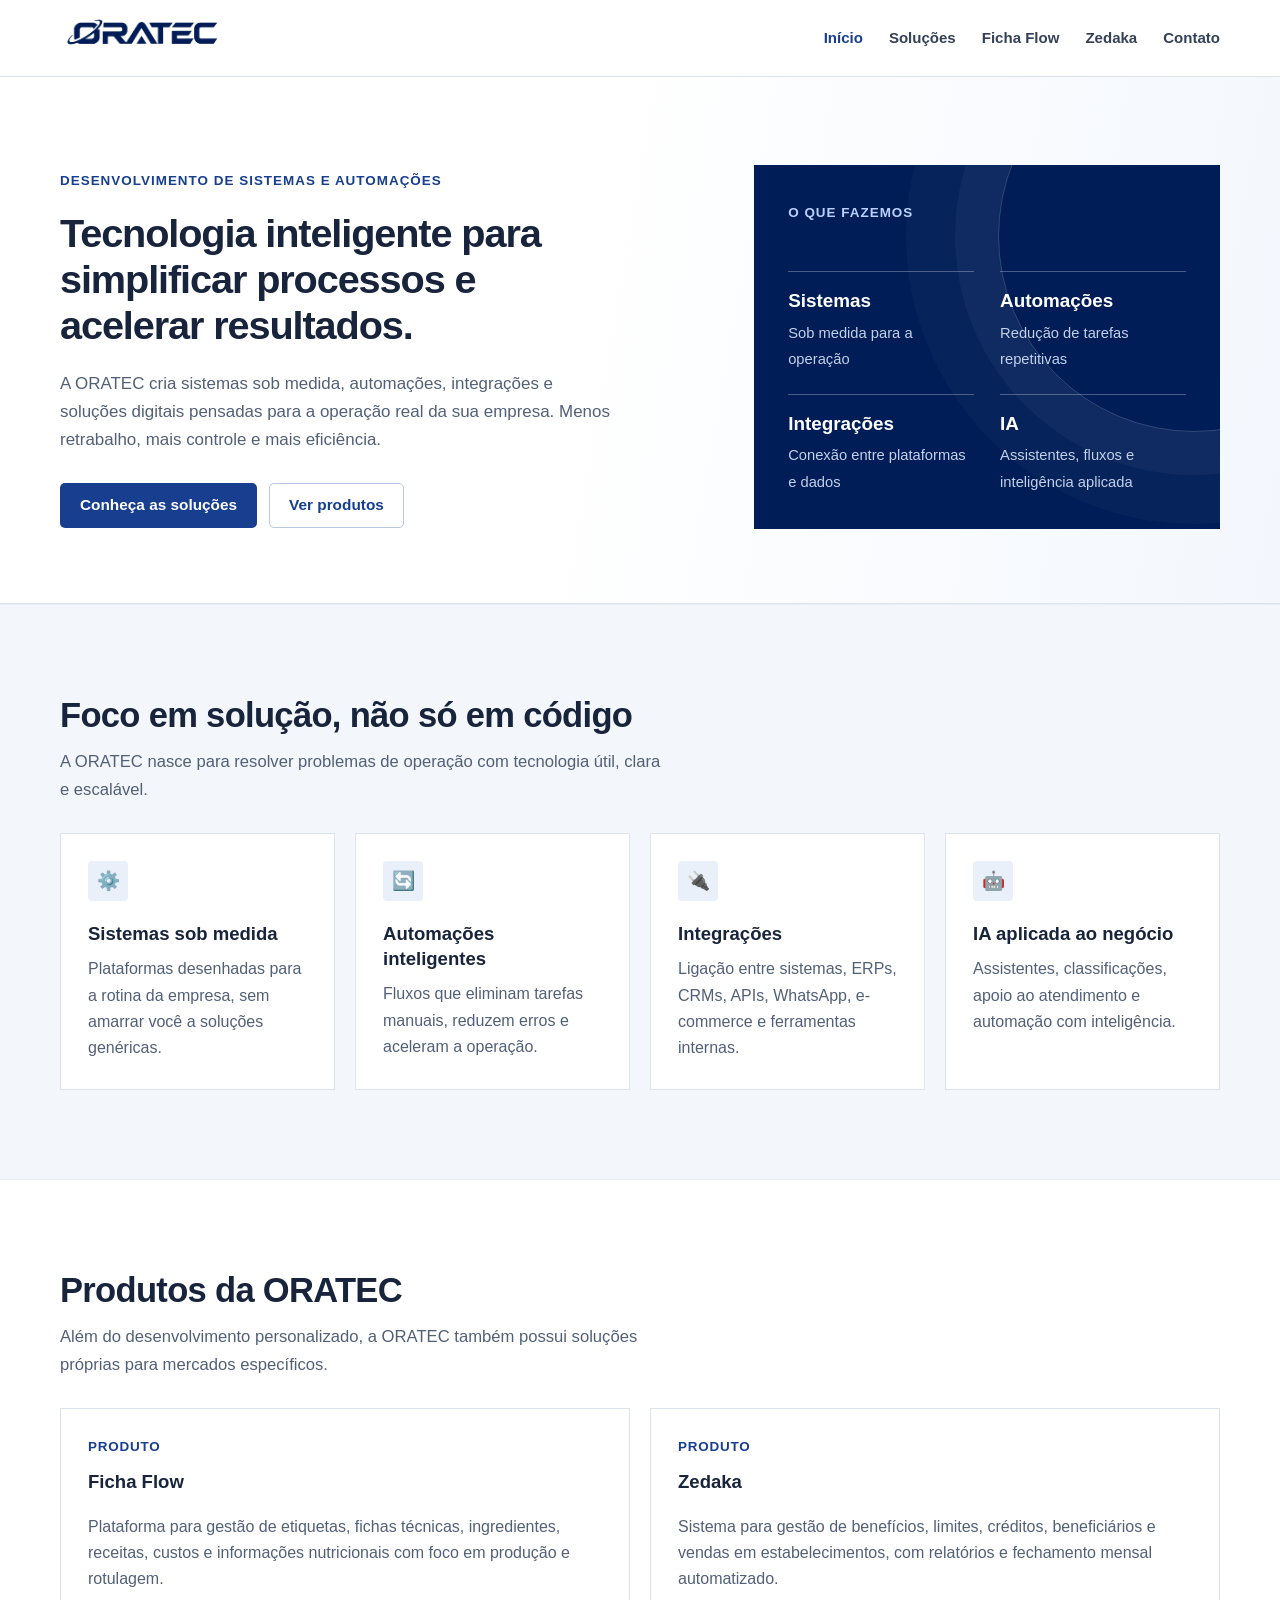
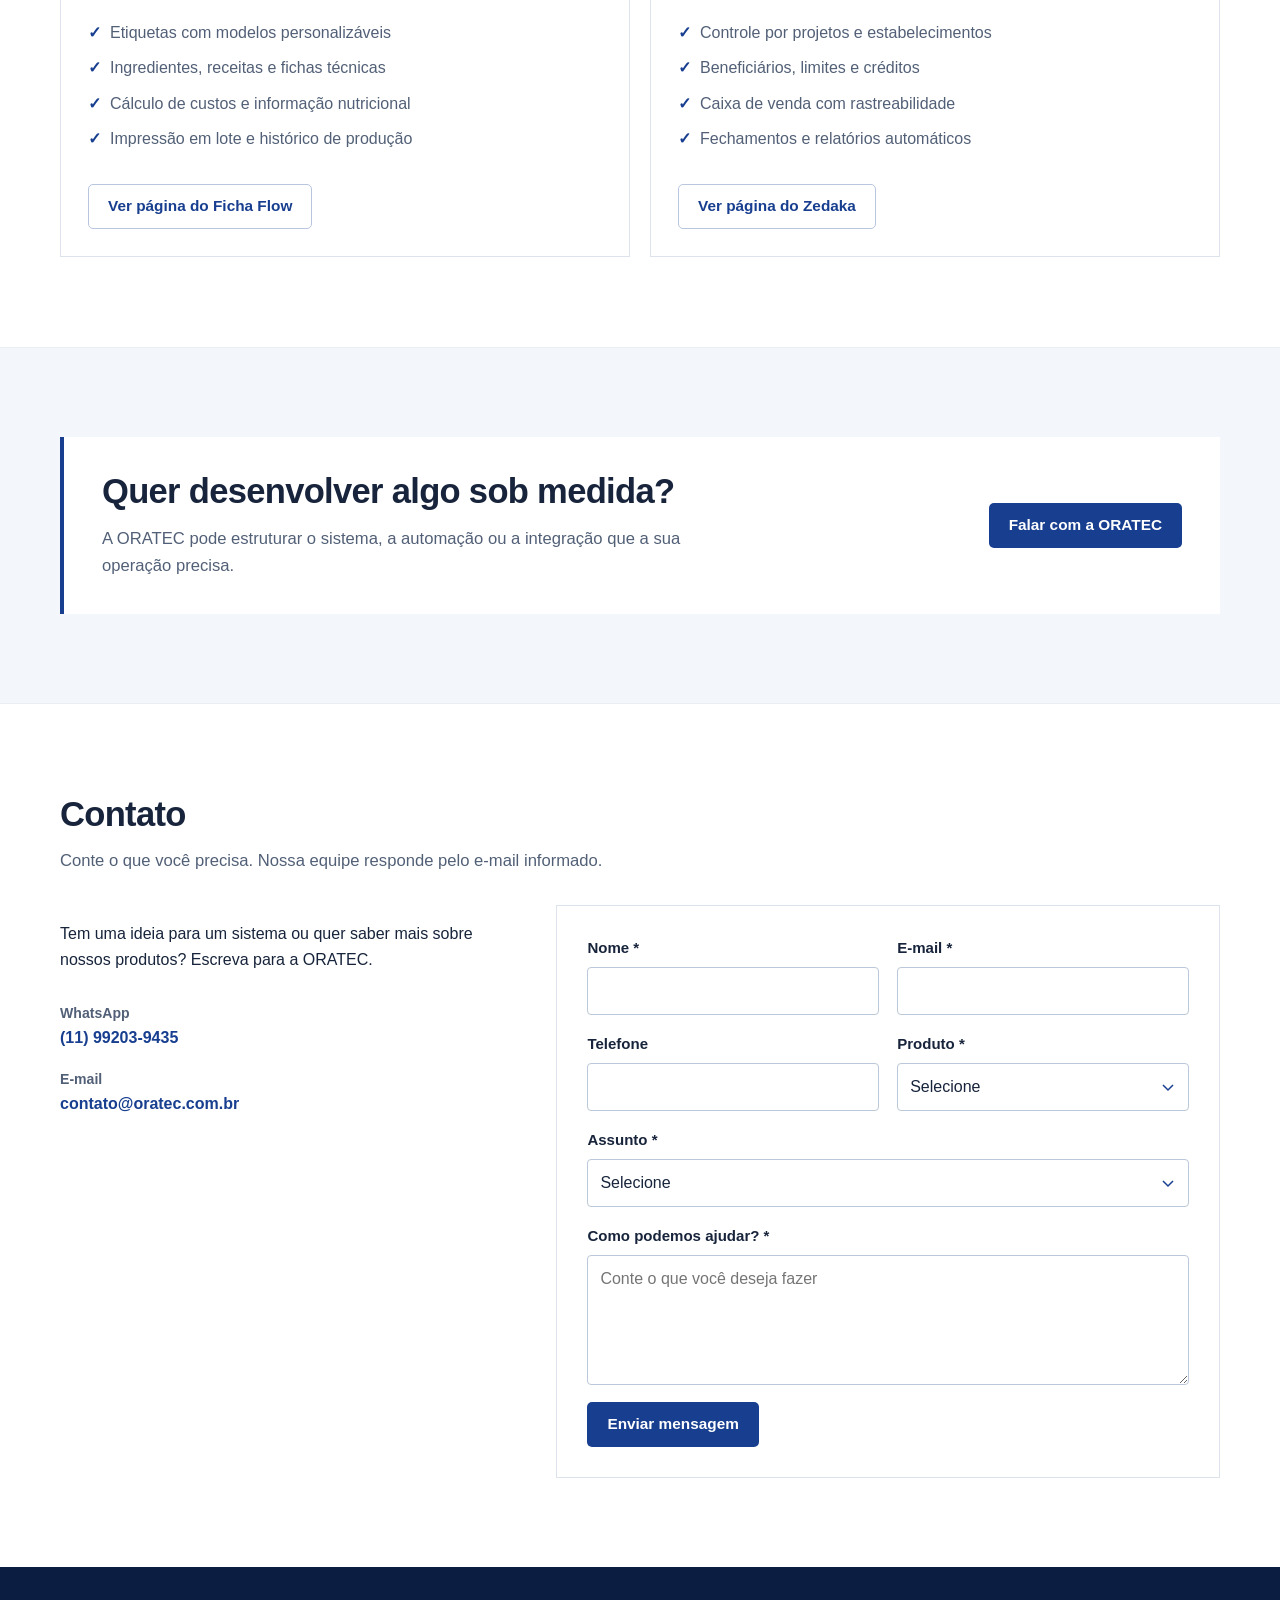
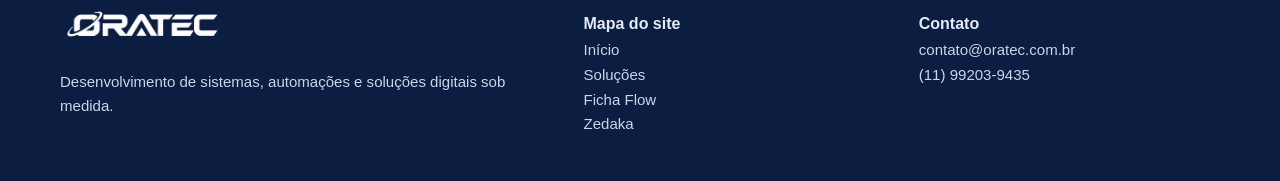
<file: index.html>
<!DOCTYPE html>
<html lang="pt-BR">
<head>
  <meta charset="UTF-8">
  <meta name="viewport" content="width=device-width, initial-scale=1.0">
  <title>ORATEC | Sistemas, automações e tecnologia sob medida</title>
  <meta name="description" content="A ORATEC desenvolve sistemas sob medida, automações, integrações e soluções inteligentes para empresas.">
  <link rel="icon" href="/favicon.ico">
  <link rel="stylesheet" href="/assets/css/styles.css">
</head>
<body>
  <header class="site-header">
    <div class="container nav">
      <a href="/" aria-label="ORATEC"><img src="/assets/img/logos/oratec-horizontal-azul.png" alt="ORATEC"></a>
      <button class="mobile-toggle" type="button" aria-label="Abrir menu" aria-expanded="false" aria-controls="main-menu">Menu</button>
      <nav class="menu" id="main-menu">
        <a class="active" href="/">Início</a>
        <a href="/solucoes.html">Soluções</a>
        <a href="/produtos/ficha-flow.html">Ficha Flow</a>
        <a href="/produtos/zedaka.html">Zedaka</a>
        <a href="#contato">Contato</a>
      </nav>
    </div>
  </header>

  <main>
    <section class="hero">
      <div class="container hero-grid">
        <div>
          <span class="eyebrow">Desenvolvimento de sistemas e automações</span>
          <h1>Tecnologia inteligente para simplificar processos e acelerar resultados.</h1>
          <p>A ORATEC cria sistemas sob medida, automações, integrações e soluções digitais pensadas para a operação real da sua empresa. Menos retrabalho, mais controle e mais eficiência.</p>
          <div class="hero-actions">
            <a class="btn btn-primary" href="/solucoes.html">Conheça as soluções</a>
            <a class="btn btn-outline" href="#produtos">Ver produtos</a>
          </div>
        </div>
        <aside class="hero-card">
          <span class="eyebrow">O que fazemos</span>
          <div class="metrics">
            <div class="metric"><strong>Sistemas</strong><span>Sob medida para a operação</span></div>
            <div class="metric"><strong>Automações</strong><span>Redução de tarefas repetitivas</span></div>
            <div class="metric"><strong>Integrações</strong><span>Conexão entre plataformas e dados</span></div>
            <div class="metric"><strong>IA</strong><span>Assistentes, fluxos e inteligência aplicada</span></div>
          </div>
        </aside>
      </div>
    </section>

    <section class="section band">
      <div class="container">
        <div class="section-head">
          <div>
            <h2>Foco em solução, não só em código</h2>
            <p class="lead">A ORATEC nasce para resolver problemas de operação com tecnologia útil, clara e escalável.</p>
          </div>
        </div>
        <div class="grid-4">
          <article class="card">
            <div class="icon">⚙️</div>
            <h3>Sistemas sob medida</h3>
            <p>Plataformas desenhadas para a rotina da empresa, sem amarrar você a soluções genéricas.</p>
          </article>
          <article class="card">
            <div class="icon">🔄</div>
            <h3>Automações inteligentes</h3>
            <p>Fluxos que eliminam tarefas manuais, reduzem erros e aceleram a operação.</p>
          </article>
          <article class="card">
            <div class="icon">🔌</div>
            <h3>Integrações</h3>
            <p>Ligação entre sistemas, ERPs, CRMs, APIs, WhatsApp, e-commerce e ferramentas internas.</p>
          </article>
          <article class="card">
            <div class="icon">🤖</div>
            <h3>IA aplicada ao negócio</h3>
            <p>Assistentes, classificações, apoio ao atendimento e automação com inteligência.</p>
          </article>
        </div>
      </div>
    </section>

    <section class="section" id="produtos">
      <div class="container">
        <div class="section-head">
          <div>
            <h2>Produtos da ORATEC</h2>
            <p class="lead">Além do desenvolvimento personalizado, a ORATEC também possui soluções próprias para mercados específicos.</p>
          </div>
        </div>
        <div class="grid-2">
          <article class="card product-card">
            <span class="tag">Produto</span>
            <h3>Ficha Flow</h3>
            <p>Plataforma para gestão de etiquetas, fichas técnicas, ingredientes, receitas, custos e informações nutricionais com foco em produção e rotulagem.</p>
            <ul class="list">
              <li>Etiquetas com modelos personalizáveis</li>
              <li>Ingredientes, receitas e fichas técnicas</li>
              <li>Cálculo de custos e informação nutricional</li>
              <li>Impressão em lote e histórico de produção</li>
            </ul>
            <a class="btn btn-outline" href="/produtos/ficha-flow.html">Ver página do Ficha Flow</a>
          </article>
          <article class="card product-card">
            <span class="tag">Produto</span>
            <h3>Zedaka</h3>
            <p>Sistema para gestão de benefícios, limites, créditos, beneficiários e vendas em estabelecimentos, com relatórios e fechamento mensal automatizado.</p>
            <ul class="list">
              <li>Controle por projetos e estabelecimentos</li>
              <li>Beneficiários, limites e créditos</li>
              <li>Caixa de venda com rastreabilidade</li>
              <li>Fechamentos e relatórios automáticos</li>
            </ul>
            <a class="btn btn-outline" href="/produtos/zedaka.html">Ver página do Zedaka</a>
          </article>
        </div>
      </div>
    </section>

    <section class="section band">
      <div class="container">
        <div class="cta-panel">
          <div>
            <h2>Quer desenvolver algo sob medida?</h2>
            <p class="lead">A ORATEC pode estruturar o sistema, a automação ou a integração que a sua operação precisa.</p>
          </div>
          <a class="btn btn-primary" href="#contato">Falar com a ORATEC</a>
        </div>
      </div>
    </section>

    <section class="section" id="contato">
      <div class="container">
        <div class="section-head">
          <div>
            <h2>Contato</h2>
            <p class="lead">Conte o que você precisa. Nossa equipe responde pelo e-mail informado.</p>
          </div>
        </div>
        <div class="contact-layout">
          <div>
            <p>Tem uma ideia para um sistema ou quer saber mais sobre nossos produtos? Escreva para a ORATEC.</p>
            <div class="contact-links">
              <div><strong>WhatsApp</strong><a href="https://wa.me/5511992039435" target="_blank" rel="noopener noreferrer">(11) 99203-9435</a></div>
              <div><strong>E-mail</strong><a href="mailto:contato@oratec.com.br">contato@oratec.com.br</a></div>
            </div>
          </div>
          <form class="contact-form" id="contact-form" action="/api/contact" method="post">
            <div class="field"><label for="contact-name">Nome *</label><input id="contact-name" name="name" autocomplete="name" maxlength="100" required></div>
            <div class="field"><label for="contact-email">E-mail *</label><input id="contact-email" name="email" type="email" autocomplete="email" maxlength="254" required></div>
            <div class="field"><label for="contact-phone">Telefone</label><input id="contact-phone" name="phone" type="tel" autocomplete="tel" maxlength="30"></div>
            <div class="field"><label for="contact-product">Produto *</label><select id="contact-product" name="product" required><option value="" selected disabled>Selecione</option><option>Zedaka</option><option>Ficha Flow</option><option>Outro</option></select></div>
            <div class="field full"><label for="contact-topic">Assunto *</label><select id="contact-topic" name="topic" required><option value="" selected disabled>Selecione</option><option>Comercial</option><option>Financeiro</option><option>Dúvidas</option><option>Sugestões/Críticas</option></select></div>
            <div class="field full"><label for="contact-message">Como podemos ajudar? *</label><textarea id="contact-message" name="message" minlength="10" maxlength="5000" placeholder="Conte o que você deseja fazer" required></textarea></div>
            <div class="honeypot" aria-hidden="true"><label for="contact-website">Deixe em branco</label><input id="contact-website" name="website" tabindex="-1" autocomplete="off"></div>
            <div class="form-actions"><button class="btn btn-primary" type="submit">Enviar mensagem</button><p class="form-status" id="form-status" role="status" aria-live="polite"></p></div>
          </form>
        </div>
      </div>
    </section>
  </main>

  <footer class="footer">
    <div class="container footer-grid">
      <div>
        <span class="footer-brand"><img src="/assets/img/logos/oratec-horizontal-branco.png" alt="ORATEC"></span>
        <p class="small">Desenvolvimento de sistemas, automações e soluções digitais sob medida.</p>
      </div>
      <div>
        <strong>Mapa do site</strong>
        <div class="small"><a href="/">Início</a><br><a href="/solucoes.html">Soluções</a><br><a href="/produtos/ficha-flow.html">Ficha Flow</a><br><a href="/produtos/zedaka.html">Zedaka</a></div>
      </div>
      <div>
        <strong>Contato</strong>
        <div class="small"><a href="mailto:contato@oratec.com.br">contato@oratec.com.br</a><br><a href="https://wa.me/5511992039435" target="_blank" rel="noopener noreferrer">(11) 99203-9435</a></div>
      </div>
    </div>
  </footer>
  <script src="/assets/js/app.js"></script>
</body>
</html>
</file>
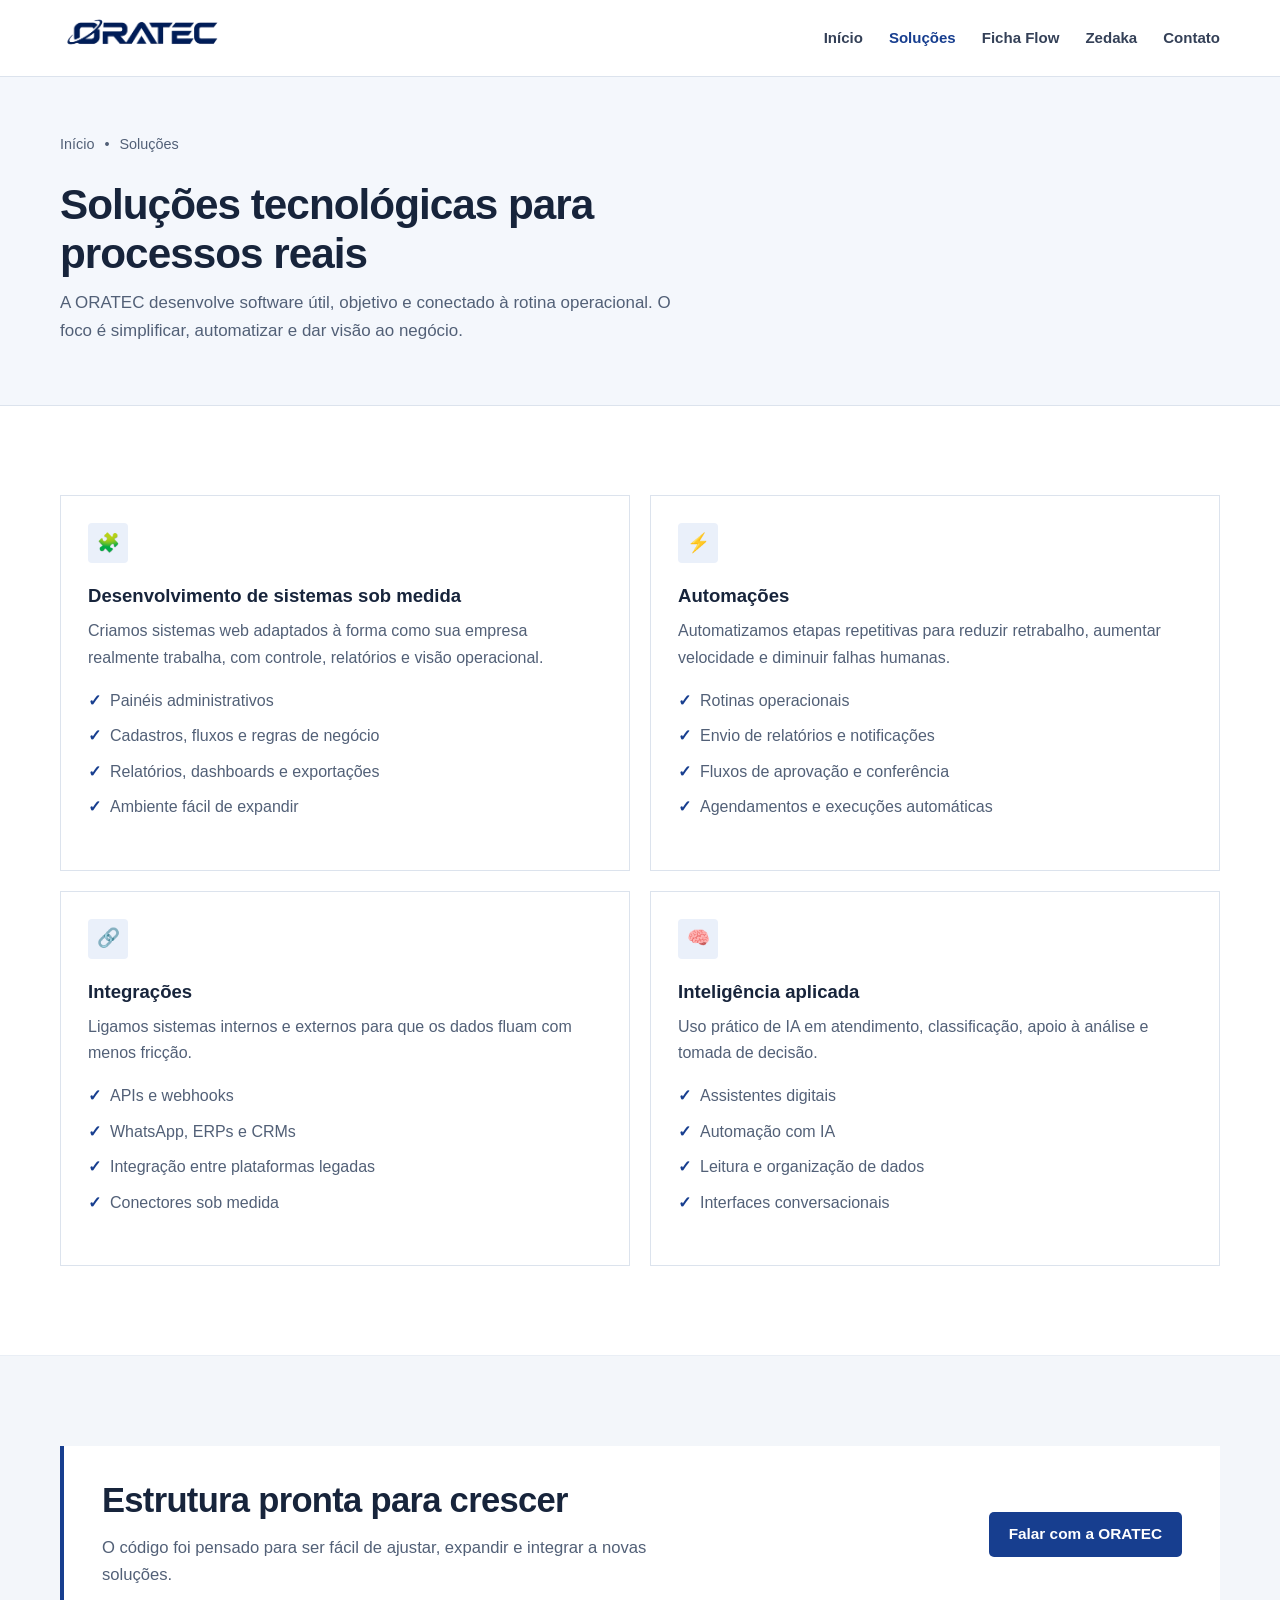
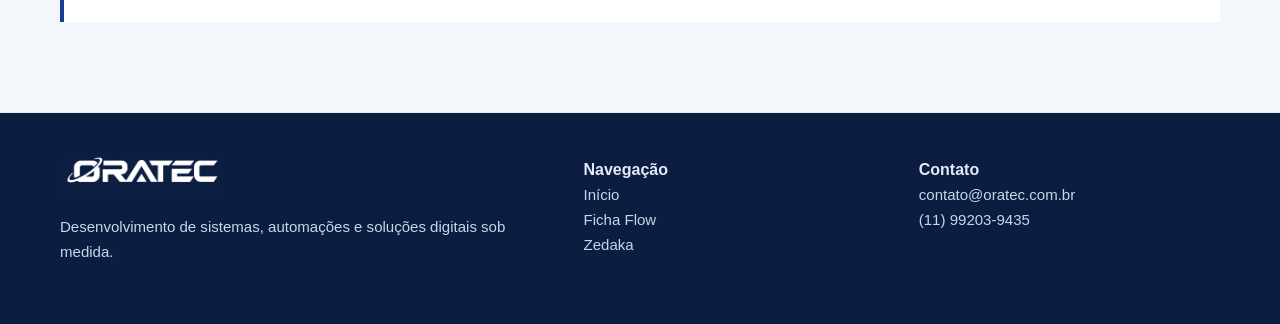
<file: solucoes.html>
<!DOCTYPE html>
<html lang="pt-BR">
<head>
  <meta charset="UTF-8"><meta name="viewport" content="width=device-width, initial-scale=1.0">
  <title>Soluções | ORATEC</title>
  <meta name="description" content="Conheça as soluções da ORATEC em desenvolvimento de sistemas, automações, integrações e inteligência aplicada.">
  <link rel="icon" href="/favicon.ico"><link rel="stylesheet" href="/assets/css/styles.css">
</head>
<body>
<header class="site-header"><div class="container nav"><a href="/"><img src="/assets/img/logos/oratec-horizontal-azul.png" alt="ORATEC"></a><button class="mobile-toggle" type="button" aria-label="Abrir menu" aria-expanded="false" aria-controls="main-menu">Menu</button><nav class="menu" id="main-menu"><a href="/">Início</a><a class="active" href="/solucoes.html">Soluções</a><a href="/produtos/ficha-flow.html">Ficha Flow</a><a href="/produtos/zedaka.html">Zedaka</a><a href="/#contato">Contato</a></nav></div></header>
<main>
<section class="page-hero"><div class="container"><div class="breadcrumb"><a href="/">Início</a><span>•</span><span>Soluções</span></div><h1>Soluções tecnológicas para processos reais</h1><p>A ORATEC desenvolve software útil, objetivo e conectado à rotina operacional. O foco é simplificar, automatizar e dar visão ao negócio.</p></div></section>
<section class="section"><div class="container"><div class="grid-2">
<article class="card"><div class="icon">🧩</div><h3>Desenvolvimento de sistemas sob medida</h3><p>Criamos sistemas web adaptados à forma como sua empresa realmente trabalha, com controle, relatórios e visão operacional.</p><ul class="list"><li>Painéis administrativos</li><li>Cadastros, fluxos e regras de negócio</li><li>Relatórios, dashboards e exportações</li><li>Ambiente fácil de expandir</li></ul></article>
<article class="card"><div class="icon">⚡</div><h3>Automações</h3><p>Automatizamos etapas repetitivas para reduzir retrabalho, aumentar velocidade e diminuir falhas humanas.</p><ul class="list"><li>Rotinas operacionais</li><li>Envio de relatórios e notificações</li><li>Fluxos de aprovação e conferência</li><li>Agendamentos e execuções automáticas</li></ul></article>
<article class="card"><div class="icon">🔗</div><h3>Integrações</h3><p>Ligamos sistemas internos e externos para que os dados fluam com menos fricção.</p><ul class="list"><li>APIs e webhooks</li><li>WhatsApp, ERPs e CRMs</li><li>Integração entre plataformas legadas</li><li>Conectores sob medida</li></ul></article>
<article class="card"><div class="icon">🧠</div><h3>Inteligência aplicada</h3><p>Uso prático de IA em atendimento, classificação, apoio à análise e tomada de decisão.</p><ul class="list"><li>Assistentes digitais</li><li>Automação com IA</li><li>Leitura e organização de dados</li><li>Interfaces conversacionais</li></ul></article>
</div></div></section>
<section class="section band"><div class="container"><div class="cta-panel"><div><h2>Estrutura pronta para crescer</h2><p class="lead">O código foi pensado para ser fácil de ajustar, expandir e integrar a novas soluções.</p></div><a class="btn btn-primary" href="/#contato">Falar com a ORATEC</a></div></div></section>
</main>
<footer class="footer"><div class="container footer-grid"><div><span class="footer-brand"><img src="/assets/img/logos/oratec-horizontal-branco.png" alt="ORATEC"></span><p class="small">Desenvolvimento de sistemas, automações e soluções digitais sob medida.</p></div><div><strong>Navegação</strong><div class="small"><a href="/">Início</a><br><a href="/produtos/ficha-flow.html">Ficha Flow</a><br><a href="/produtos/zedaka.html">Zedaka</a></div></div><div><strong>Contato</strong><div class="small"><a href="mailto:contato@oratec.com.br">contato@oratec.com.br</a><br><a href="https://wa.me/5511992039435" target="_blank" rel="noopener noreferrer">(11) 99203-9435</a></div></div></div></footer>
<script src="/assets/js/app.js"></script></body></html>
</file>
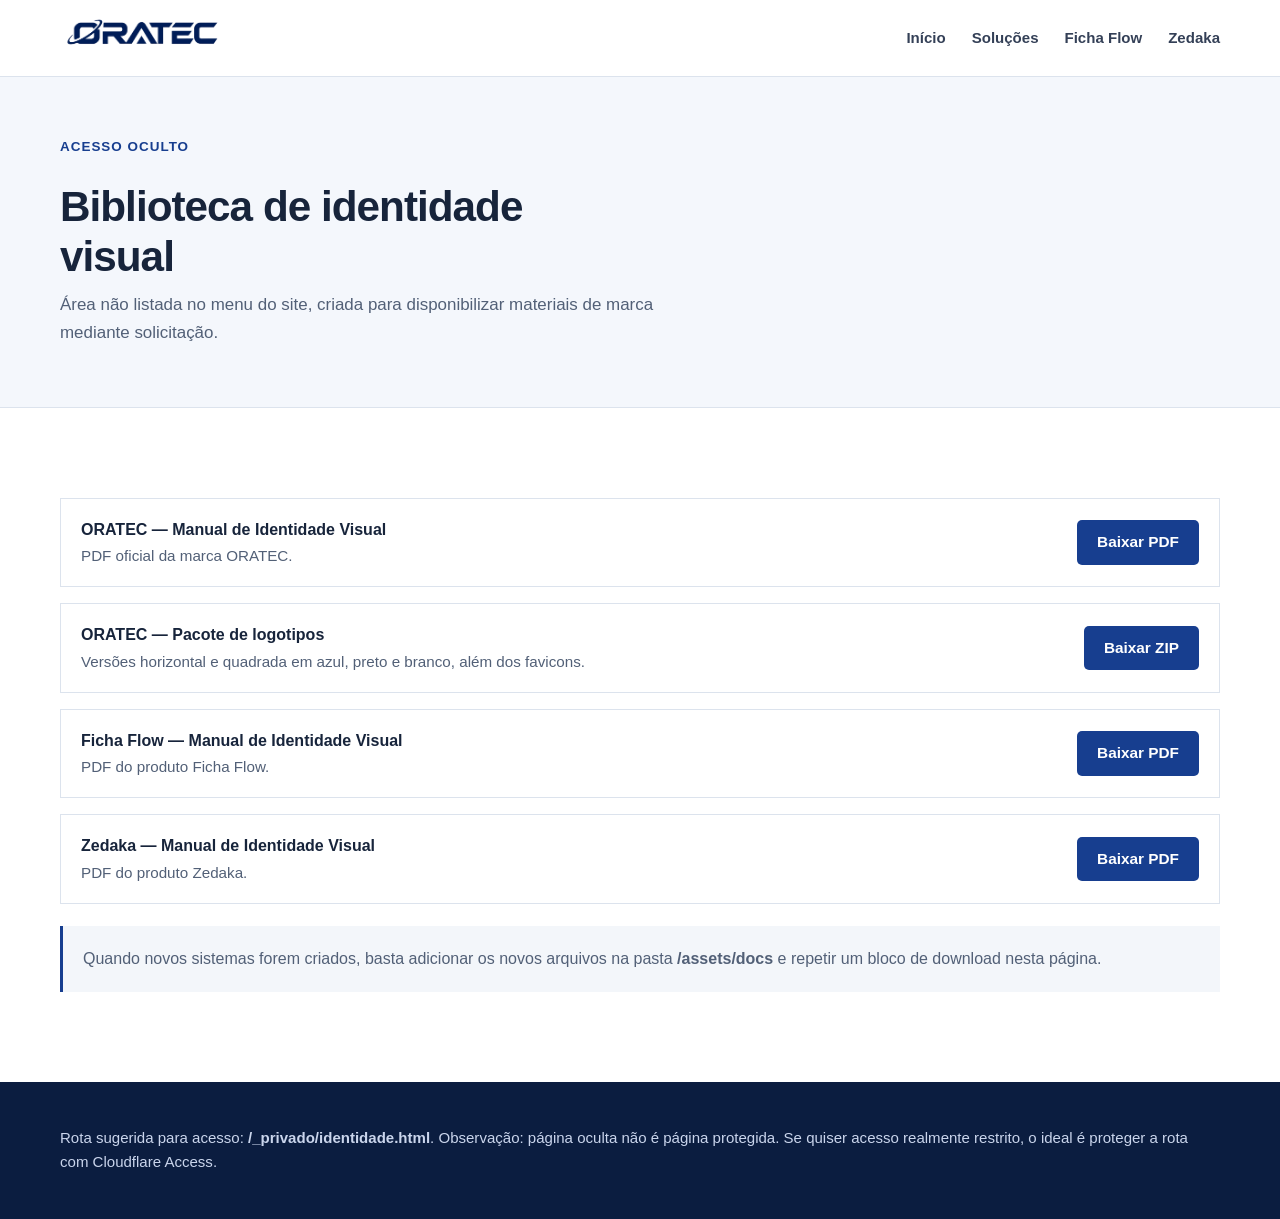
<file: _privado/identidade.html>
<!DOCTYPE html>
<html lang="pt-BR">
<head><meta charset="UTF-8"><meta name="viewport" content="width=device-width, initial-scale=1.0"><title>Biblioteca de Identidade | ORATEC</title><meta name="robots" content="noindex,nofollow"><meta name="description" content="Biblioteca privada de materiais de identidade visual da ORATEC."><link rel="icon" href="/favicon.ico"><link rel="stylesheet" href="/assets/css/styles.css"></head>
<body>
<header class="site-header"><div class="container nav"><a href="/"><img src="/assets/img/logos/oratec-horizontal-azul.png" alt="ORATEC"></a><button class="mobile-toggle" type="button" aria-label="Abrir menu" aria-expanded="false" aria-controls="main-menu">Menu</button><nav class="menu" id="main-menu"><a href="/">Início</a><a href="/solucoes.html">Soluções</a><a href="/produtos/ficha-flow.html">Ficha Flow</a><a href="/produtos/zedaka.html">Zedaka</a></nav></div></header>
<main>
<section class="page-hero"><div class="container"><span class="eyebrow">Acesso oculto</span><h1>Biblioteca de identidade visual</h1><p>Área não listada no menu do site, criada para disponibilizar materiais de marca mediante solicitação.</p></div></section>
<section class="section"><div class="container"><div class="download-list">
<div class="download-item"><div><strong>ORATEC — Manual de Identidade Visual</strong><span>PDF oficial da marca ORATEC.</span></div><a class="btn btn-primary" href="/assets/docs/Manual_Identidade_Visual_ORATEC.pdf" download>Baixar PDF</a></div>
<div class="download-item"><div><strong>ORATEC — Pacote de logotipos</strong><span>Versões horizontal e quadrada em azul, preto e branco, além dos favicons.</span></div><a class="btn btn-primary" href="/assets/docs/ORATEC_Logotipos_Pack.zip" download>Baixar ZIP</a></div>
<div class="download-item"><div><strong>Ficha Flow — Manual de Identidade Visual</strong><span>PDF do produto Ficha Flow.</span></div><a class="btn btn-primary" href="/assets/docs/Manual_Identidade_Visual_Ficha_Flow_ORATEC.pdf" download>Baixar PDF</a></div>
<div class="download-item"><div><strong>Zedaka — Manual de Identidade Visual</strong><span>PDF do produto Zedaka.</span></div><a class="btn btn-primary" href="/assets/docs/Manual_Identidade_Visual_Zedaka_ORATEC.pdf" download>Baixar PDF</a></div>
</div>
<div class="callout" style="margin-top:22px;">Quando novos sistemas forem criados, basta adicionar os novos arquivos na pasta <strong>/assets/docs</strong> e repetir um bloco de download nesta página.</div>
</div></section>
</main>
<footer class="footer"><div class="container"><div class="small">Rota sugerida para acesso: <strong>/_privado/identidade.html</strong>. Observação: página oculta não é página protegida. Se quiser acesso realmente restrito, o ideal é proteger a rota com Cloudflare Access.</div></div></footer>
<script src="/assets/js/app.js"></script></body></html>
</file>
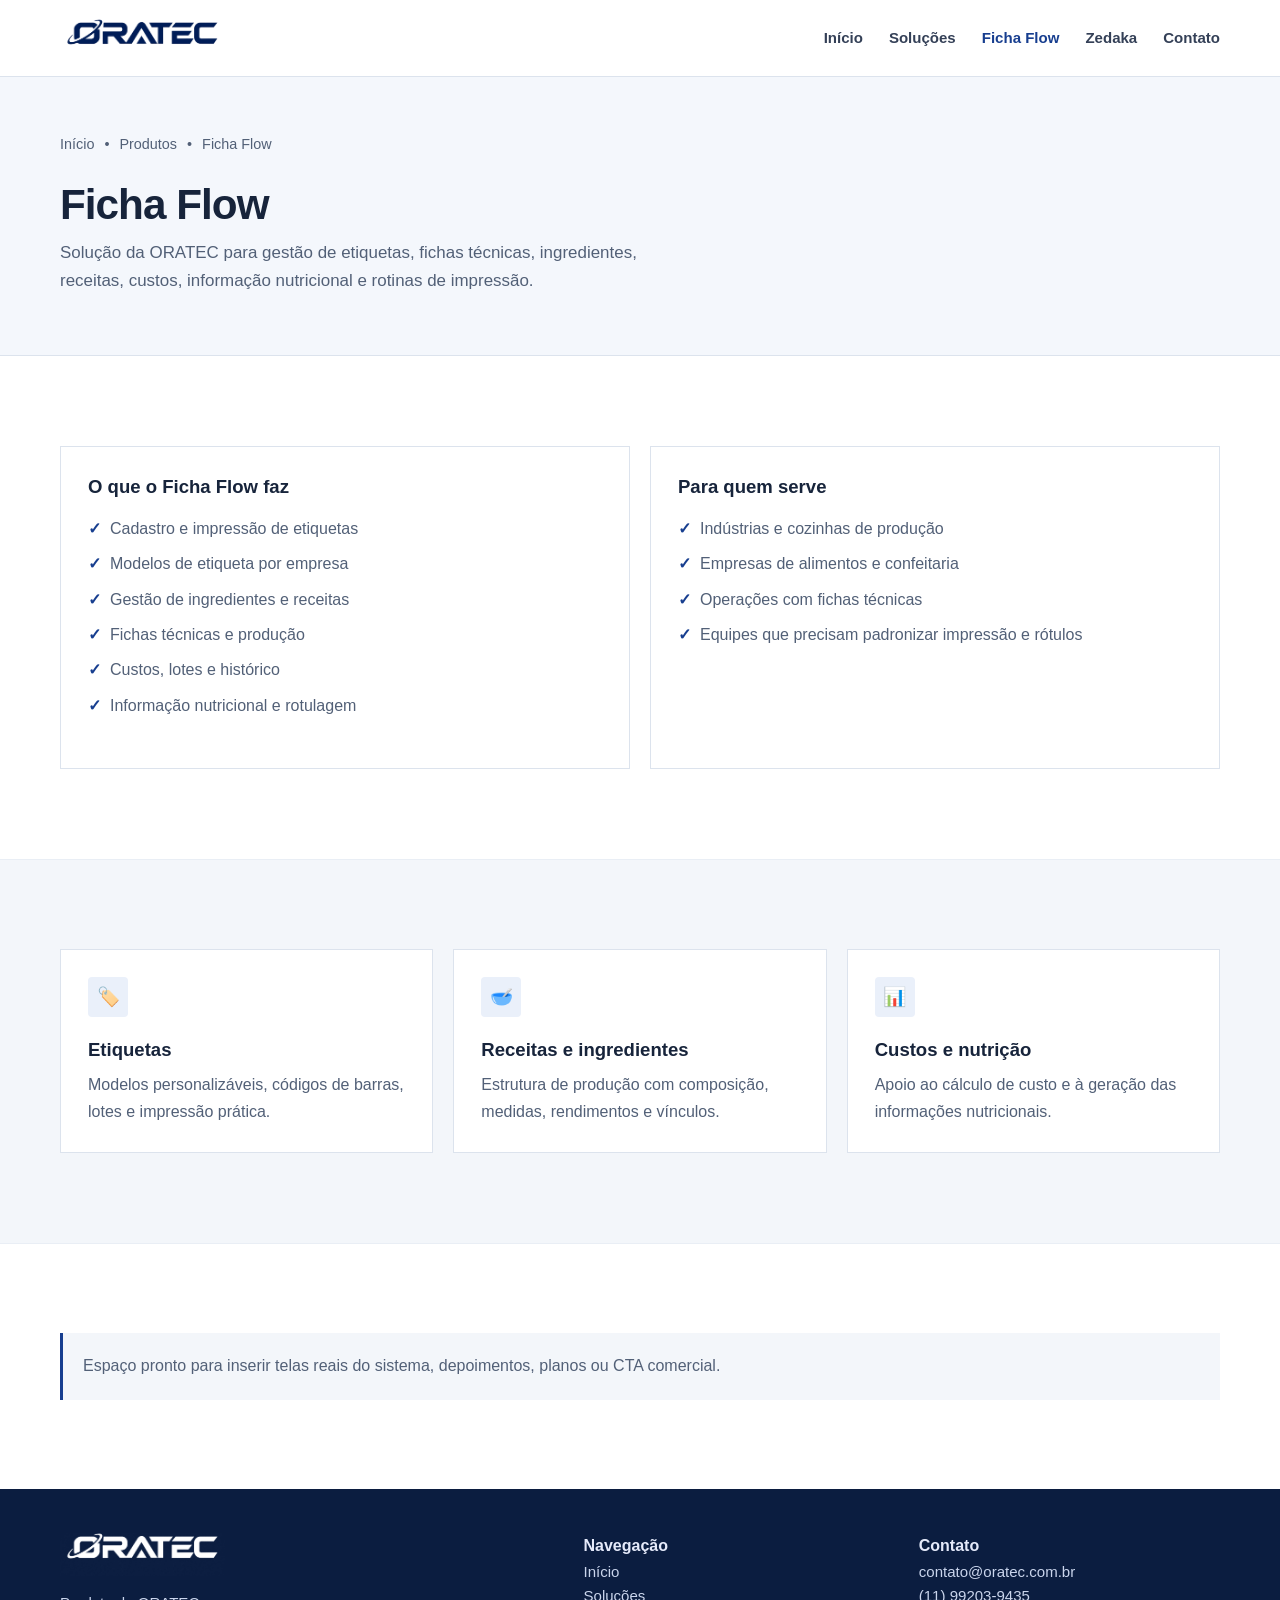
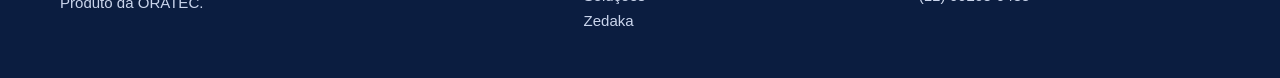
<file: produtos/ficha-flow.html>
<!DOCTYPE html>
<html lang="pt-BR">
<head><meta charset="UTF-8"><meta name="viewport" content="width=device-width, initial-scale=1.0"><title>Ficha Flow | ORATEC</title><meta name="description" content="Ficha Flow é a plataforma da ORATEC para etiquetas, fichas técnicas, receitas, ingredientes, custos e informação nutricional."><link rel="icon" href="/favicon.ico"><link rel="stylesheet" href="/assets/css/styles.css"></head>
<body>
<header class="site-header"><div class="container nav"><a href="/"><img src="/assets/img/logos/oratec-horizontal-azul.png" alt="ORATEC"></a><button class="mobile-toggle" type="button" aria-label="Abrir menu" aria-expanded="false" aria-controls="main-menu">Menu</button><nav class="menu" id="main-menu"><a href="/">Início</a><a href="/solucoes.html">Soluções</a><a class="active" href="/produtos/ficha-flow.html">Ficha Flow</a><a href="/produtos/zedaka.html">Zedaka</a><a href="/#contato">Contato</a></nav></div></header>
<main>
<section class="page-hero"><div class="container"><div class="breadcrumb"><a href="/">Início</a><span>•</span><span>Produtos</span><span>•</span><span>Ficha Flow</span></div><h1>Ficha Flow</h1><p>Solução da ORATEC para gestão de etiquetas, fichas técnicas, ingredientes, receitas, custos, informação nutricional e rotinas de impressão.</p></div></section>
<section class="section"><div class="container"><div class="grid-2"><article class="card"><h3>O que o Ficha Flow faz</h3><ul class="list"><li>Cadastro e impressão de etiquetas</li><li>Modelos de etiqueta por empresa</li><li>Gestão de ingredientes e receitas</li><li>Fichas técnicas e produção</li><li>Custos, lotes e histórico</li><li>Informação nutricional e rotulagem</li></ul></article><article class="card"><h3>Para quem serve</h3><ul class="list"><li>Indústrias e cozinhas de produção</li><li>Empresas de alimentos e confeitaria</li><li>Operações com fichas técnicas</li><li>Equipes que precisam padronizar impressão e rótulos</li></ul></article></div></div></section>
<section class="section band"><div class="container"><div class="grid-3"><article class="card"><div class="icon">🏷️</div><h3>Etiquetas</h3><p>Modelos personalizáveis, códigos de barras, lotes e impressão prática.</p></article><article class="card"><div class="icon">🥣</div><h3>Receitas e ingredientes</h3><p>Estrutura de produção com composição, medidas, rendimentos e vínculos.</p></article><article class="card"><div class="icon">📊</div><h3>Custos e nutrição</h3><p>Apoio ao cálculo de custo e à geração das informações nutricionais.</p></article></div></div></section>
<section class="section"><div class="container"><div class="callout">Espaço pronto para inserir telas reais do sistema, depoimentos, planos ou CTA comercial.</div></div></section>
</main>
<footer class="footer"><div class="container footer-grid"><div><span class="footer-brand"><img src="/assets/img/logos/oratec-horizontal-branco.png" alt="ORATEC"></span><p class="small">Produto da ORATEC.</p></div><div><strong>Navegação</strong><div class="small"><a href="/">Início</a><br><a href="/solucoes.html">Soluções</a><br><a href="/produtos/zedaka.html">Zedaka</a></div></div><div><strong>Contato</strong><div class="small"><a href="mailto:contato@oratec.com.br">contato@oratec.com.br</a><br><a href="https://wa.me/5511992039435" target="_blank" rel="noopener noreferrer">(11) 99203-9435</a></div></div></div></footer>
<script src="/assets/js/app.js"></script></body></html>
</file>
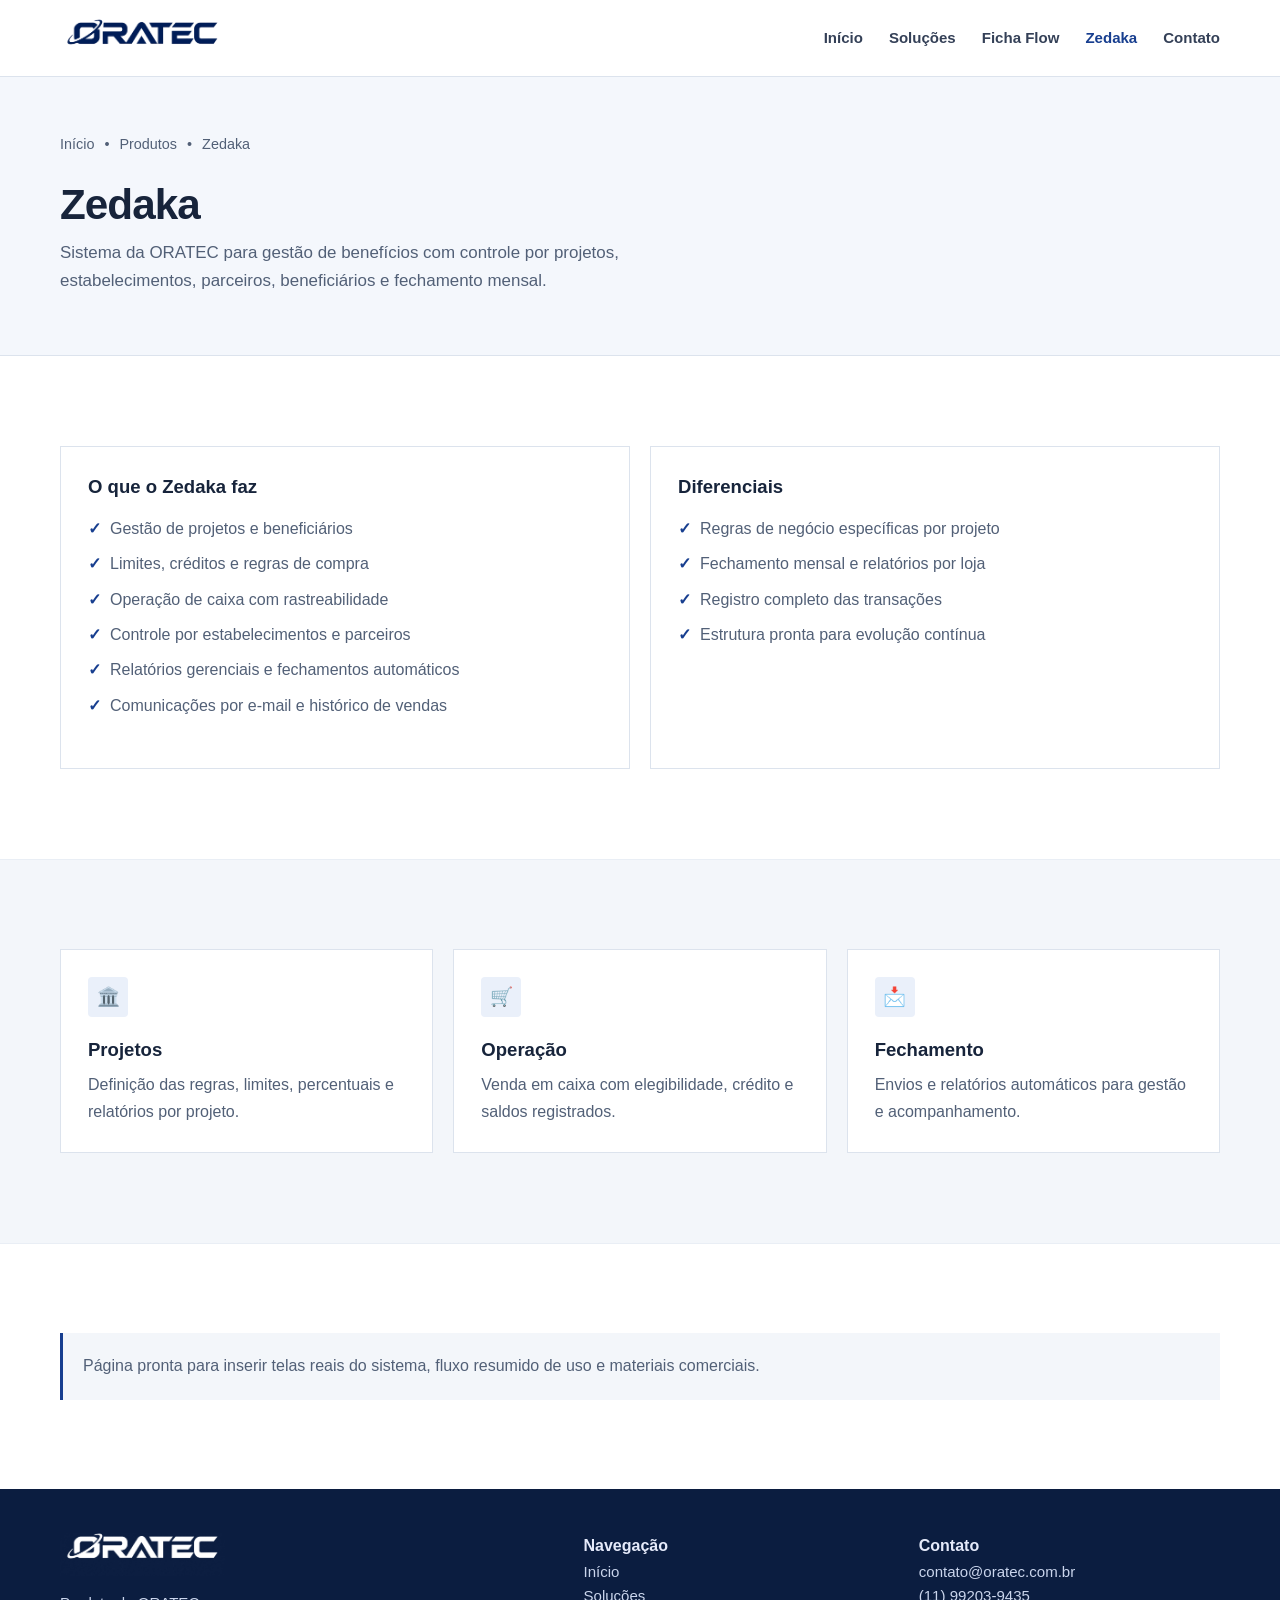
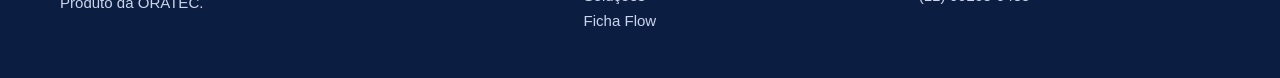
<file: produtos/zedaka.html>
<!DOCTYPE html>
<html lang="pt-BR">
<head><meta charset="UTF-8"><meta name="viewport" content="width=device-width, initial-scale=1.0"><title>Zedaka | ORATEC</title><meta name="description" content="Zedaka é o sistema da ORATEC para gestão de benefícios, projetos, beneficiários, limites, créditos, estabelecimentos e relatórios."><link rel="icon" href="/favicon.ico"><link rel="stylesheet" href="/assets/css/styles.css"></head>
<body>
<header class="site-header"><div class="container nav"><a href="/"><img src="/assets/img/logos/oratec-horizontal-azul.png" alt="ORATEC"></a><button class="mobile-toggle" type="button" aria-label="Abrir menu" aria-expanded="false" aria-controls="main-menu">Menu</button><nav class="menu" id="main-menu"><a href="/">Início</a><a href="/solucoes.html">Soluções</a><a href="/produtos/ficha-flow.html">Ficha Flow</a><a class="active" href="/produtos/zedaka.html">Zedaka</a><a href="/#contato">Contato</a></nav></div></header>
<main>
<section class="page-hero"><div class="container"><div class="breadcrumb"><a href="/">Início</a><span>•</span><span>Produtos</span><span>•</span><span>Zedaka</span></div><h1>Zedaka</h1><p>Sistema da ORATEC para gestão de benefícios com controle por projetos, estabelecimentos, parceiros, beneficiários e fechamento mensal.</p></div></section>
<section class="section"><div class="container"><div class="grid-2"><article class="card"><h3>O que o Zedaka faz</h3><ul class="list"><li>Gestão de projetos e beneficiários</li><li>Limites, créditos e regras de compra</li><li>Operação de caixa com rastreabilidade</li><li>Controle por estabelecimentos e parceiros</li><li>Relatórios gerenciais e fechamentos automáticos</li><li>Comunicações por e-mail e histórico de vendas</li></ul></article><article class="card"><h3>Diferenciais</h3><ul class="list"><li>Regras de negócio específicas por projeto</li><li>Fechamento mensal e relatórios por loja</li><li>Registro completo das transações</li><li>Estrutura pronta para evolução contínua</li></ul></article></div></div></section>
<section class="section band"><div class="container"><div class="grid-3"><article class="card"><div class="icon">🏛️</div><h3>Projetos</h3><p>Definição das regras, limites, percentuais e relatórios por projeto.</p></article><article class="card"><div class="icon">🛒</div><h3>Operação</h3><p>Venda em caixa com elegibilidade, crédito e saldos registrados.</p></article><article class="card"><div class="icon">📩</div><h3>Fechamento</h3><p>Envios e relatórios automáticos para gestão e acompanhamento.</p></article></div></div></section>
<section class="section"><div class="container"><div class="callout">Página pronta para inserir telas reais do sistema, fluxo resumido de uso e materiais comerciais.</div></div></section>
</main>
<footer class="footer"><div class="container footer-grid"><div><span class="footer-brand"><img src="/assets/img/logos/oratec-horizontal-branco.png" alt="ORATEC"></span><p class="small">Produto da ORATEC.</p></div><div><strong>Navegação</strong><div class="small"><a href="/">Início</a><br><a href="/solucoes.html">Soluções</a><br><a href="/produtos/ficha-flow.html">Ficha Flow</a></div></div><div><strong>Contato</strong><div class="small"><a href="mailto:contato@oratec.com.br">contato@oratec.com.br</a><br><a href="https://wa.me/5511992039435" target="_blank" rel="noopener noreferrer">(11) 99203-9435</a></div></div></div></footer>
<script src="/assets/js/app.js"></script></body></html>
</file>
<file: assets/css/styles.css>
:root{--ink:#17243b;--muted:#526077;--blue:#173e8f;--deep:#001d57;--line:#dce3ed;--soft:#f3f6fa;--max:1160px}
*{box-sizing:border-box}html{scroll-behavior:smooth}body{margin:0;background:#fff;color:var(--ink);font:400 1rem/1.65 Inter,"Segoe UI",Arial,sans-serif}a{text-decoration:none;color:inherit}img{max-width:100%;display:block}button,input,select,textarea{font:inherit}:focus-visible{outline:3px solid #658be2;outline-offset:3px}
.container{width:min(calc(100% - 48px),var(--max));margin-inline:auto}
.site-header{position:sticky;top:0;z-index:30;background:rgba(255,255,255,.96);border-bottom:1px solid var(--line);backdrop-filter:blur(14px)}
.nav{display:flex;align-items:center;justify-content:space-between;min-height:76px;gap:24px}.nav>a{display:block;width:165px;height:38px;overflow:hidden;flex:none}.nav img{max-width:none;width:165px;height:auto;transform:translateY(-49px)}.menu{display:flex;align-items:center;gap:26px}.menu a{color:#344057;font-size:.94rem;font-weight:600}.menu a:hover,.menu a.active{color:var(--blue)}.mobile-toggle{display:none}
.btn{display:inline-flex;align-items:center;justify-content:center;padding:11px 19px;border:1px solid transparent;border-radius:5px;font-size:.96rem;font-weight:600;line-height:1.35;cursor:pointer;transition:background .18s ease,border-color .18s ease}.btn-primary{color:#fff;background:var(--blue)}.btn-primary:hover{background:var(--deep)}.btn-primary:disabled{opacity:.6;cursor:wait}.btn-outline{color:var(--blue);border-color:#b8c6df;background:transparent}.btn-outline:hover{background:#eaf0fa}
.hero{padding:clamp(58px,7vw,88px) 0 74px;background:linear-gradient(100deg,#fff 45%,#f3f7fd 100%);border-bottom:1px solid var(--line)}.hero-grid{display:grid;grid-template-columns:minmax(0,1.15fr) minmax(320px,.85fr);gap:clamp(36px,5vw,76px);align-items:center}.eyebrow{display:inline-block;color:var(--blue);font-size:.84rem;font-weight:700;letter-spacing:.075em;text-transform:uppercase}.hero h1{max-width:23ch;margin:17px 0 22px;font-size:clamp(2.1rem,3.1vw,3rem);font-weight:650;line-height:1.16;letter-spacing:-.028em}.hero p{max-width:59ch;margin:0;color:var(--muted);font-size:1.06rem}.hero-actions{display:flex;flex-wrap:wrap;gap:12px;margin-top:29px}
.hero-card{position:relative;overflow:hidden;padding:34px;background:var(--deep);color:#fff;min-height:360px}.hero-card::before{position:absolute;top:-125px;right:-170px;width:390px;height:390px;content:"";border:1px solid rgba(255,255,255,.2);border-radius:50%;box-shadow:0 0 0 43px rgba(255,255,255,.035),0 0 0 92px rgba(255,255,255,.028);pointer-events:none}.hero-card .eyebrow{position:relative;color:#bcd1ff}.metrics{position:relative;display:grid;grid-template-columns:repeat(2,minmax(0,1fr));gap:22px 26px;margin-top:46px}.metric{padding-top:13px;border-top:1px solid rgba(255,255,255,.28)}.metric strong{display:block;margin-bottom:3px;font-size:1.18rem;font-weight:650}.metric span{color:#c3d0e8;font-size:.92rem;line-height:1.45}
.section{padding:clamp(60px,7vw,94px) 0}.section-head{margin-bottom:30px}.section h2,.cta-panel h2{margin:0 0 12px;font-size:clamp(1.75rem,2.7vw,2.55rem);font-weight:650;letter-spacing:-.02em;line-height:1.2}.section p.lead,.cta-panel p.lead{max-width:65ch;margin:0;color:var(--muted);font-size:1.04rem}
.grid-2,.grid-3,.grid-4{display:grid;gap:20px}.grid-2{grid-template-columns:repeat(2,minmax(0,1fr))}.grid-3{grid-template-columns:repeat(3,minmax(0,1fr))}.grid-4{grid-template-columns:repeat(4,minmax(0,1fr))}.card{padding:27px;border:1px solid var(--line);background:#fff}.card h3{margin:0 0 10px;font-size:1.16rem;line-height:1.35;font-weight:650}.card p{margin:0;color:var(--muted)}.card .icon{display:grid;place-items:center;width:40px;height:40px;margin-bottom:20px;background:#eaf0fa;font-size:1.16rem;border-radius:4px}.band{background:var(--soft);border-top:1px solid #e9eef5;border-bottom:1px solid #e9eef5}
.product-card{display:flex;flex-direction:column;align-items:flex-start;gap:10px}.product-card .tag{color:var(--blue);font-size:.84rem;font-weight:700;text-transform:uppercase;letter-spacing:.06em}.product-card .btn{margin-top:auto}.list{display:grid;gap:9px;padding:0;margin:17px 0 22px;list-style:none}.list li{position:relative;padding-left:22px;color:var(--muted)}.list li::before{position:absolute;left:0;content:"✓";color:var(--blue);font-weight:700}
.page-hero{padding:56px 0 60px;background:#f4f7fc;border-bottom:1px solid var(--line)}.breadcrumb{display:flex;gap:10px;flex-wrap:wrap;color:var(--muted);font-size:.9rem}.breadcrumb a:hover{color:var(--blue)}.page-hero h1{margin:23px 0 10px;max-width:24ch;font-size:clamp(2rem,3.3vw,3.1rem);line-height:1.17;letter-spacing:-.023em;font-weight:650}.page-hero p{max-width:68ch;margin:0;color:var(--muted);font-size:1.06rem}
.cta-panel{display:flex;align-items:center;justify-content:space-between;gap:24px;padding:34px 38px;border-left:4px solid var(--blue);background:#fff}.cta-panel .btn{flex:none}.footer{padding:44px 0;background:#0b1d40;color:#e5eafa}.footer-grid{display:grid;grid-template-columns:1.3fr .8fr .8fr;gap:34px;align-items:start}.footer-brand{display:block;width:165px;height:43px;overflow:hidden;margin-bottom:10px}.footer-brand img{max-width:none;width:165px;height:auto;transform:translateY(-49px)}.footer a:hover{text-decoration:underline}.small{color:#cad5ec;font-size:.94rem}.kv{display:grid;gap:12px}.kv strong{display:block;margin-bottom:5px}.kv .small{color:var(--muted)}.kv a{color:var(--blue);font-weight:600}
.download-list{display:grid;gap:16px}.download-item{display:flex;justify-content:space-between;align-items:center;gap:16px;padding:18px 20px;border:1px solid var(--line);background:#fff}.download-item span{display:block;color:var(--muted);font-size:.95rem}.callout{padding:20px;border-left:3px solid var(--blue);background:var(--soft);color:var(--muted)}
.contact-layout{display:grid;grid-template-columns:minmax(0,.8fr) minmax(0,1.2fr);align-items:start;gap:54px}.contact-links{display:grid;gap:17px;margin-top:28px}.contact-links strong{display:block;font-size:.88rem;color:var(--muted);font-weight:600}.contact-links a{color:var(--blue);font-weight:600}.contact-form{display:grid;grid-template-columns:repeat(2,minmax(0,1fr));gap:17px 18px;padding:30px;background:#fff;border:1px solid var(--line)}.field{display:flex;flex-direction:column;gap:6px}.field.full{grid-column:1/-1}.field label{color:var(--ink);font-size:.94rem;font-weight:600}.field input,.field select,.field textarea{width:100%;min-width:0;padding:10px 12px;border:1px solid #bbc8d9;border-radius:4px;background:#fff;color:var(--ink)}.field textarea{resize:vertical;min-height:130px}.field select{appearance:none;padding-right:35px;background-image:url("data:image/svg+xml,%3Csvg xmlns='http://www.w3.org/2000/svg' width='16' height='16' viewBox='0 0 16 16'%3E%3Cpath fill='none' stroke='%23173e8f' stroke-width='1.5' d='m3 6 5 5 5-5'/%3E%3C/svg%3E");background-repeat:no-repeat;background-position:right 12px center}.form-actions{display:flex;flex-wrap:wrap;align-items:center;gap:14px;grid-column:1/-1}.form-status{margin:0;color:var(--muted);font-size:.93rem}.form-status.error{color:#a1252b}.form-status.success{color:#13663d}.honeypot{position:absolute;left:-10000px;width:1px;height:1px;overflow:hidden}
@media(max-width:960px){.hero-grid,.contact-layout{grid-template-columns:1fr}.hero-card{min-height:0}.grid-4,.grid-3{grid-template-columns:repeat(2,minmax(0,1fr))}.footer-grid{grid-template-columns:1fr 1fr}.menu{display:none}.menu.open{position:absolute;top:75px;left:0;right:0;display:flex;align-items:stretch;flex-direction:column;gap:0;padding:10px 24px 20px;background:#fff;border-bottom:1px solid var(--line);box-shadow:0 15px 28px rgba(16,30,60,.09)}.menu.open a{padding:10px 0}.mobile-toggle{display:inline-flex;padding:8px 13px;color:var(--blue);border:1px solid var(--line);background:transparent;border-radius:4px;cursor:pointer}}
@media(max-width:620px){.container{width:min(calc(100% - 36px),var(--max))}.hero{padding:54px 0 58px}.hero h1{font-size:clamp(2rem,8vw,2.7rem)}.hero-card{padding:26px}.metrics{margin-top:32px;gap:21px}.grid-2,.grid-3,.grid-4,.footer-grid,.contact-form{grid-template-columns:1fr}.cta-panel{display:block;padding:28px}.cta-panel .btn{margin-top:20px}.contact-form{padding:22px}.page-hero{padding:42px 0 48px}.download-item{align-items:flex-start;flex-direction:column}}
</file>
